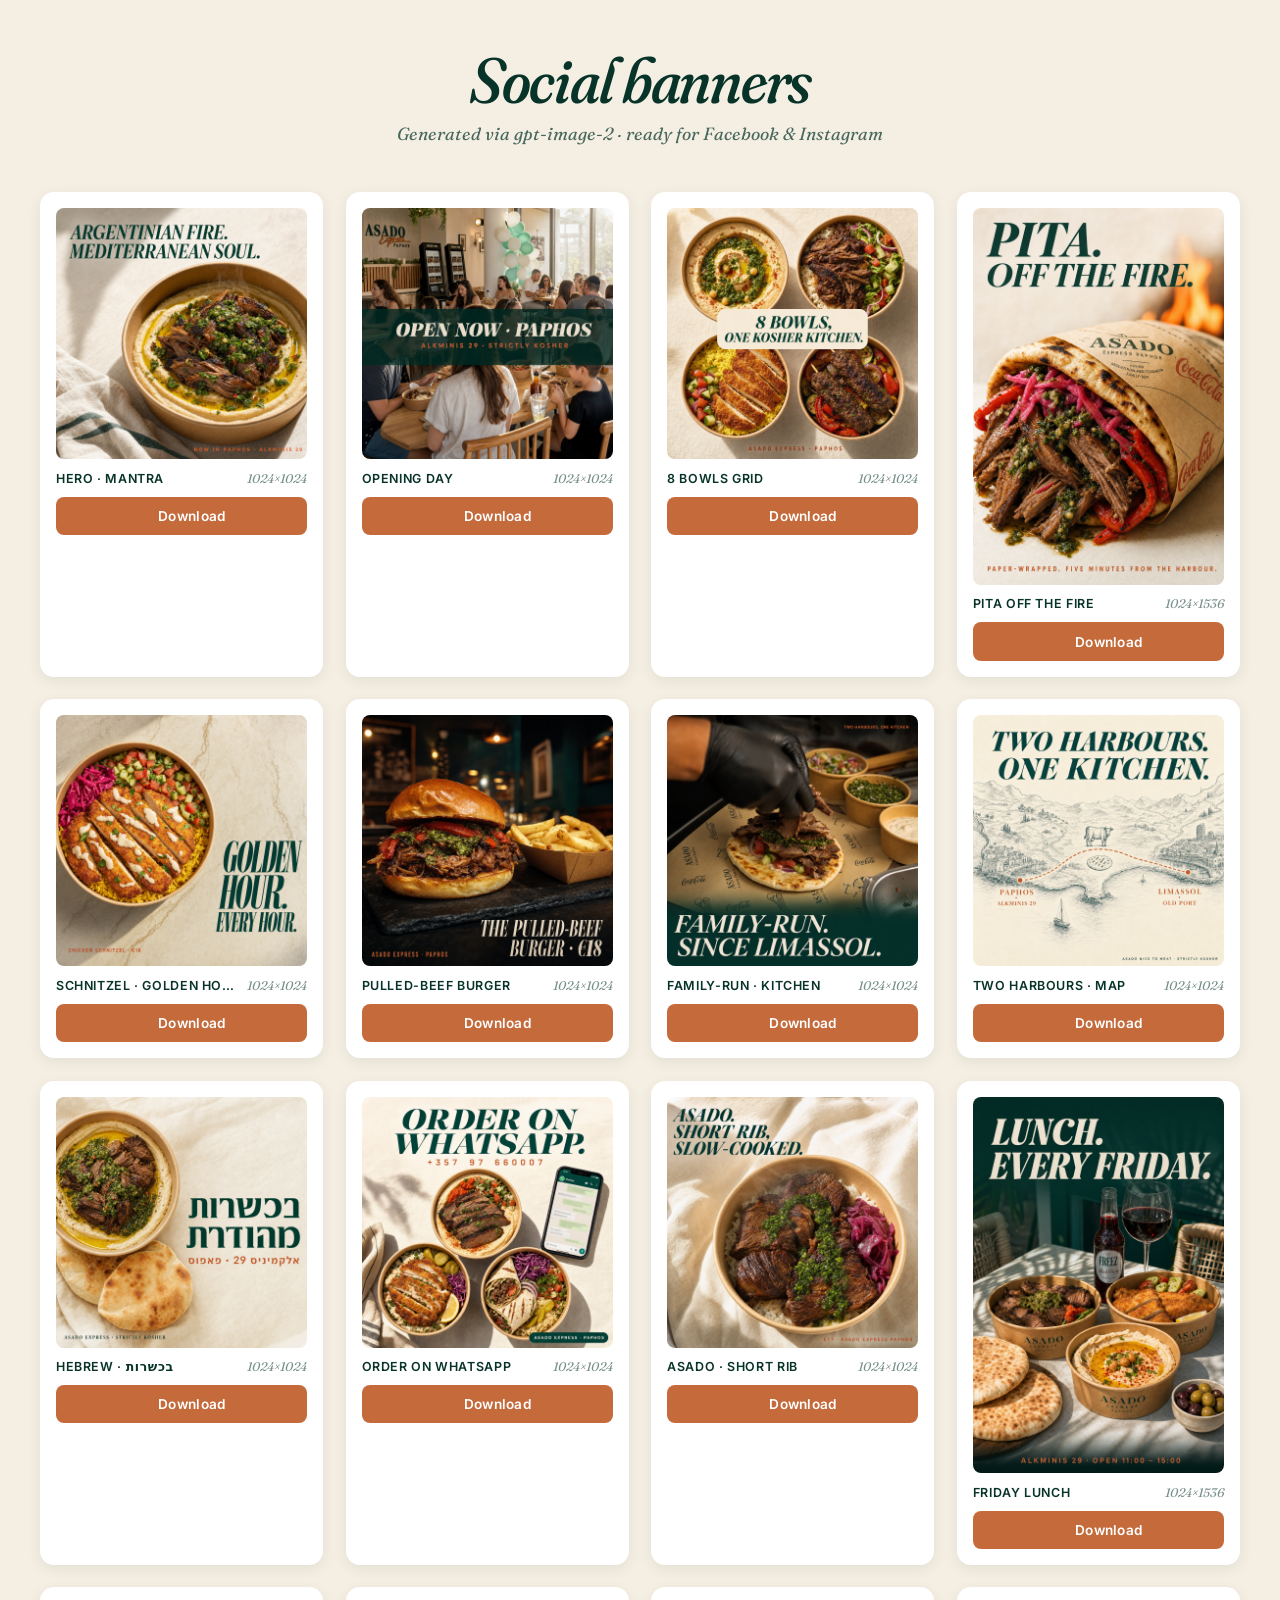
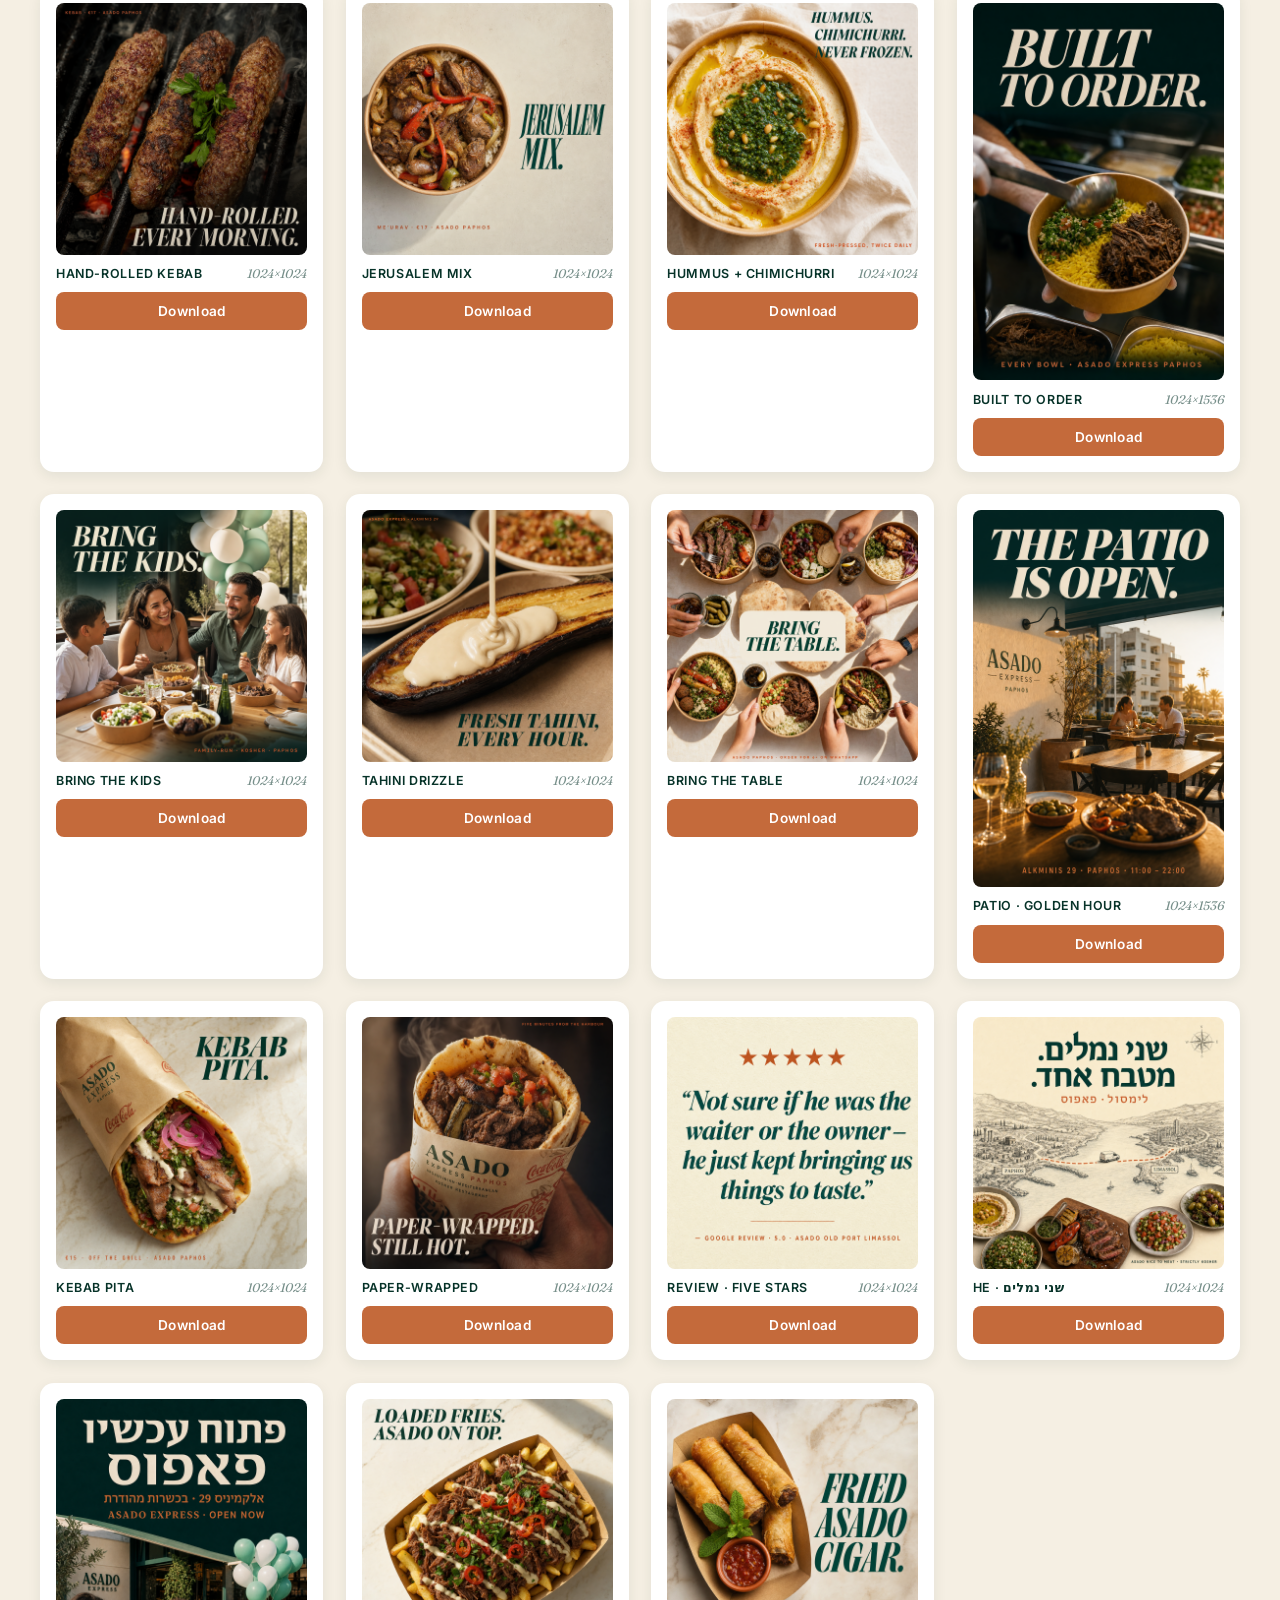
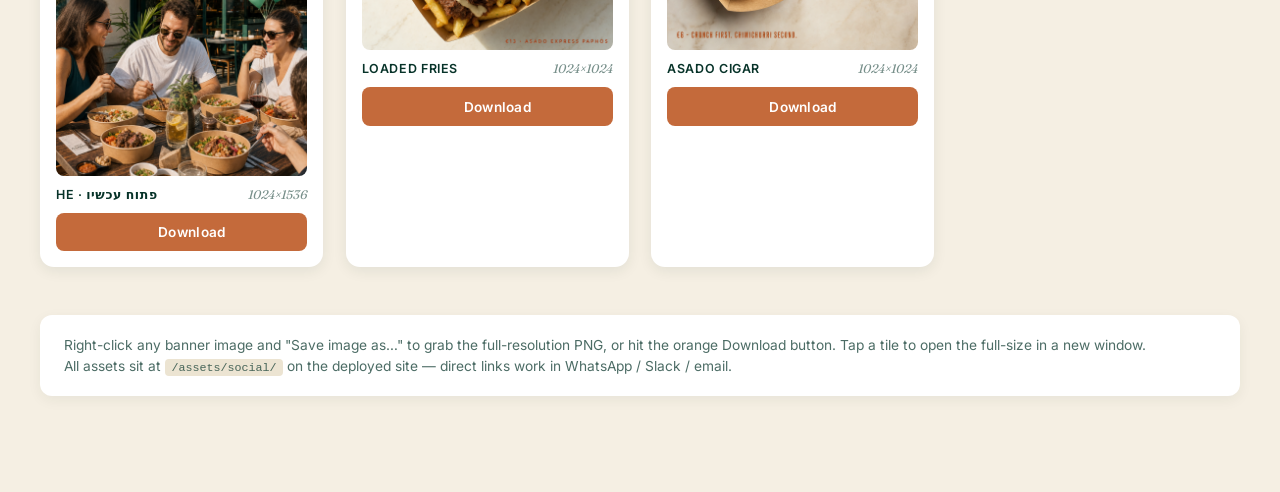
<file: social.html>
<!doctype html>
<html lang="en" dir="ltr">
<head>
  <meta charset="utf-8" />
  <meta name="viewport" content="width=device-width, initial-scale=1" />
  <title>ASADO Express · Social banners</title>
  <meta name="robots" content="noindex" />
  <meta name="theme-color" content="#073329" />
  <link rel="icon" type="image/svg+xml" href="assets/icons/favicon.svg" />
  <link href="https://fonts.googleapis.com/css2?family=Fraunces:ital,opsz,wght@0,9..144,400..700;1,9..144,400..700&family=Inter:wght@400;500;600;700&display=swap" rel="stylesheet" />
  <style>
    :root {
      --teal: #073329;
      --teal-deep: #0c2f2c;
      --cream: #F5EFE3;
      --cream-deep: #ECE4D2;
      --terracotta: #C46A3B;
      --ink: #1A1A1A;
      --bone: #FFFFFF;
    }
    * { box-sizing: border-box; }
    body {
      margin: 0;
      font-family: 'Inter', system-ui, sans-serif;
      background: var(--cream);
      color: var(--ink);
      padding: 3rem 1.5rem 6rem;
    }
    header {
      max-width: 1200px;
      margin: 0 auto 3rem;
      text-align: center;
    }
    header h1 {
      font-family: 'Fraunces', Georgia, serif;
      font-style: italic;
      font-weight: 500;
      font-size: clamp(2.4rem, 1.6rem + 3vw, 4rem);
      font-variation-settings: "opsz" 144, "SOFT" 60;
      letter-spacing: -0.02em;
      line-height: 1;
      color: var(--teal);
      margin: 0 0 0.7rem;
    }
    header p {
      font-family: 'Fraunces', Georgia, serif;
      font-style: italic;
      font-size: 1.1rem;
      color: rgba(7, 51, 41, 0.72);
      margin: 0;
    }
    .grid {
      max-width: 1200px;
      margin: 0 auto;
      display: grid;
      grid-template-columns: repeat(auto-fill, minmax(260px, 1fr));
      gap: 1.4rem;
    }
    .banner {
      background: var(--bone);
      border-radius: 14px;
      padding: 1rem;
      box-shadow: 0 4px 14px rgba(7, 51, 41, 0.08);
      display: flex;
      flex-direction: column;
      gap: 0.7rem;
      transition: transform 240ms cubic-bezier(.2,.8,.2,1), box-shadow 240ms ease;
    }
    .banner:hover {
      transform: translateY(-3px);
      box-shadow: 0 14px 32px rgba(7, 51, 41, 0.14);
    }
    .banner-img {
      aspect-ratio: 1 / 1;
      border-radius: 8px;
      overflow: hidden;
      background: var(--cream-deep);
      position: relative;
    }
    .banner-img.portrait { aspect-ratio: 2 / 3; }
    .banner-img img {
      width: 100%;
      height: 100%;
      object-fit: cover;
      display: block;
    }
    .banner-meta {
      display: flex;
      justify-content: space-between;
      align-items: center;
      gap: 0.7rem;
    }
    .banner-name {
      font-size: 0.78rem;
      font-weight: 600;
      letter-spacing: 0.05em;
      text-transform: uppercase;
      color: var(--teal);
      flex: 1;
      min-width: 0;
      overflow: hidden;
      text-overflow: ellipsis;
      white-space: nowrap;
    }
    .banner-size {
      font-family: 'Fraunces', Georgia, serif;
      font-style: italic;
      font-size: 0.78rem;
      color: rgba(7, 51, 41, 0.55);
    }
    .download {
      display: inline-flex;
      align-items: center;
      justify-content: center;
      gap: 0.4rem;
      padding: 0.7rem;
      background: var(--terracotta);
      color: var(--bone);
      text-decoration: none;
      border-radius: 8px;
      font-weight: 600;
      font-size: 0.85rem;
      letter-spacing: 0.02em;
      transition: background 200ms ease, transform 200ms ease;
    }
    .download:hover {
      background: #A4552B;
      transform: translateY(-1px);
    }
    .download svg { width: 14px; height: 14px; }
    .meta-bar {
      max-width: 1200px;
      margin: 3rem auto 0;
      padding: 1.2rem 1.5rem;
      background: var(--bone);
      border-radius: 12px;
      font-size: 0.86rem;
      color: rgba(7, 51, 41, 0.72);
      line-height: 1.55;
      box-shadow: 0 4px 14px rgba(7, 51, 41, 0.06);
    }
    .meta-bar code {
      background: var(--cream-deep);
      padding: 0.1rem 0.4rem;
      border-radius: 4px;
      font-size: 0.85em;
    }
    a { color: var(--terracotta); }
  </style>
</head>
<body>
  <header>
    <h1>Social banners</h1>
    <p>Generated via gpt-image-2 · ready for Facebook & Instagram</p>
  </header>

  <div class="grid" id="grid"></div>

  <div class="meta-bar">
    Right-click any banner image and "Save image as…" to grab the full-resolution PNG, or hit the orange Download button. Tap a tile to open the full-size in a new window.<br/>
    All assets sit at <code>/assets/social/</code> on the deployed site — direct links work in WhatsApp / Slack / email.
  </div>

  <script>
    const banners = [
      { slug: '01-hero-mantra-square',      name: 'Hero · Mantra',           size: '1024×1024' },
      { slug: '02-opening-now-square',      name: 'Opening Day',             size: '1024×1024' },
      { slug: '03-bowls-grid-square',       name: '8 Bowls Grid',            size: '1024×1024' },
      { slug: '04-pita-fire-portrait',     name: 'Pita Off The Fire',       size: '1024×1536', portrait: true },
      { slug: '05-schnitzel-square',        name: 'Schnitzel · Golden Hour', size: '1024×1024' },
      { slug: '06-burger-mood-square',      name: 'Pulled-Beef Burger',      size: '1024×1024' },
      { slug: '07-family-run-square',       name: 'Family-Run · Kitchen',    size: '1024×1024' },
      { slug: '08-two-harbours-square',     name: 'Two Harbours · Map',      size: '1024×1024' },
      { slug: '09-hebrew-kosher-square',    name: 'Hebrew · בכשרות',          size: '1024×1024' },
      { slug: '10-whatsapp-order-square',   name: 'Order on WhatsApp',       size: '1024×1024' },
      { slug: '11-asado-shortrib-square',   name: 'Asado · Short Rib',       size: '1024×1024' },
      { slug: '12-friday-lunch-portrait',   name: 'Friday Lunch',            size: '1024×1536', portrait: true },
      { slug: '13-kebab-handrolled-square', name: 'Hand-Rolled Kebab',       size: '1024×1024' },
      { slug: '14-jerusalem-mix-square',    name: 'Jerusalem Mix',           size: '1024×1024' },
      { slug: '15-hummus-chimichurri-macro',name: 'Hummus + Chimichurri',    size: '1024×1024' },
      { slug: '16-built-to-order-portrait', name: 'Built To Order',          size: '1024×1536', portrait: true },
      { slug: '17-bring-the-kids-square',   name: 'Bring The Kids',          size: '1024×1024' },
      { slug: '18-tahini-drizzle-square',   name: 'Tahini Drizzle',          size: '1024×1024' },
      { slug: '19-bring-the-table-square',  name: 'Bring The Table',         size: '1024×1024' },
      { slug: '20-patio-golden-portrait',   name: 'Patio · Golden Hour',     size: '1024×1536', portrait: true },
      { slug: '21-kebab-pita-square',       name: 'Kebab Pita',              size: '1024×1024' },
      { slug: '22-paper-wrapped-square',    name: 'Paper-Wrapped',           size: '1024×1024' },
      { slug: '23-review-five-stars-square',name: 'Review · Five Stars',     size: '1024×1024' },
      { slug: '24-hebrew-two-harbours-square', name: 'HE · שני נמלים',       size: '1024×1024' },
      { slug: '25-hebrew-open-now-portrait', name: 'HE · פתוח עכשיו',         size: '1024×1536', portrait: true },
      { slug: '26-loaded-fries-square',     name: 'Loaded Fries',            size: '1024×1024' },
      { slug: '27-asado-cigar-square',      name: 'Asado Cigar',             size: '1024×1024' },
    ];
    const grid = document.getElementById('grid');
    banners.forEach(b => {
      const el = document.createElement('article');
      el.className = 'banner';
      el.innerHTML = `
        <a class="banner-img${b.portrait ? ' portrait' : ''}" href="assets/social/${b.slug}.png" target="_blank" rel="noopener">
          <img src="assets/social/${b.slug}.png" alt="${b.name}" loading="lazy" />
        </a>
        <div class="banner-meta">
          <span class="banner-name">${b.name}</span>
          <span class="banner-size">${b.size}</span>
        </div>
        <a class="download" href="assets/social/${b.slug}.png" download>
          <svg viewBox="0 0 24 24" fill="currentColor" aria-hidden="true"><path d="M12 3v12m0 0l-4-4m4 4l4-4M5 21h14"/></svg>
          Download
        </a>`;
      grid.appendChild(el);
    });
  </script>
</body>
</html>
</file>
